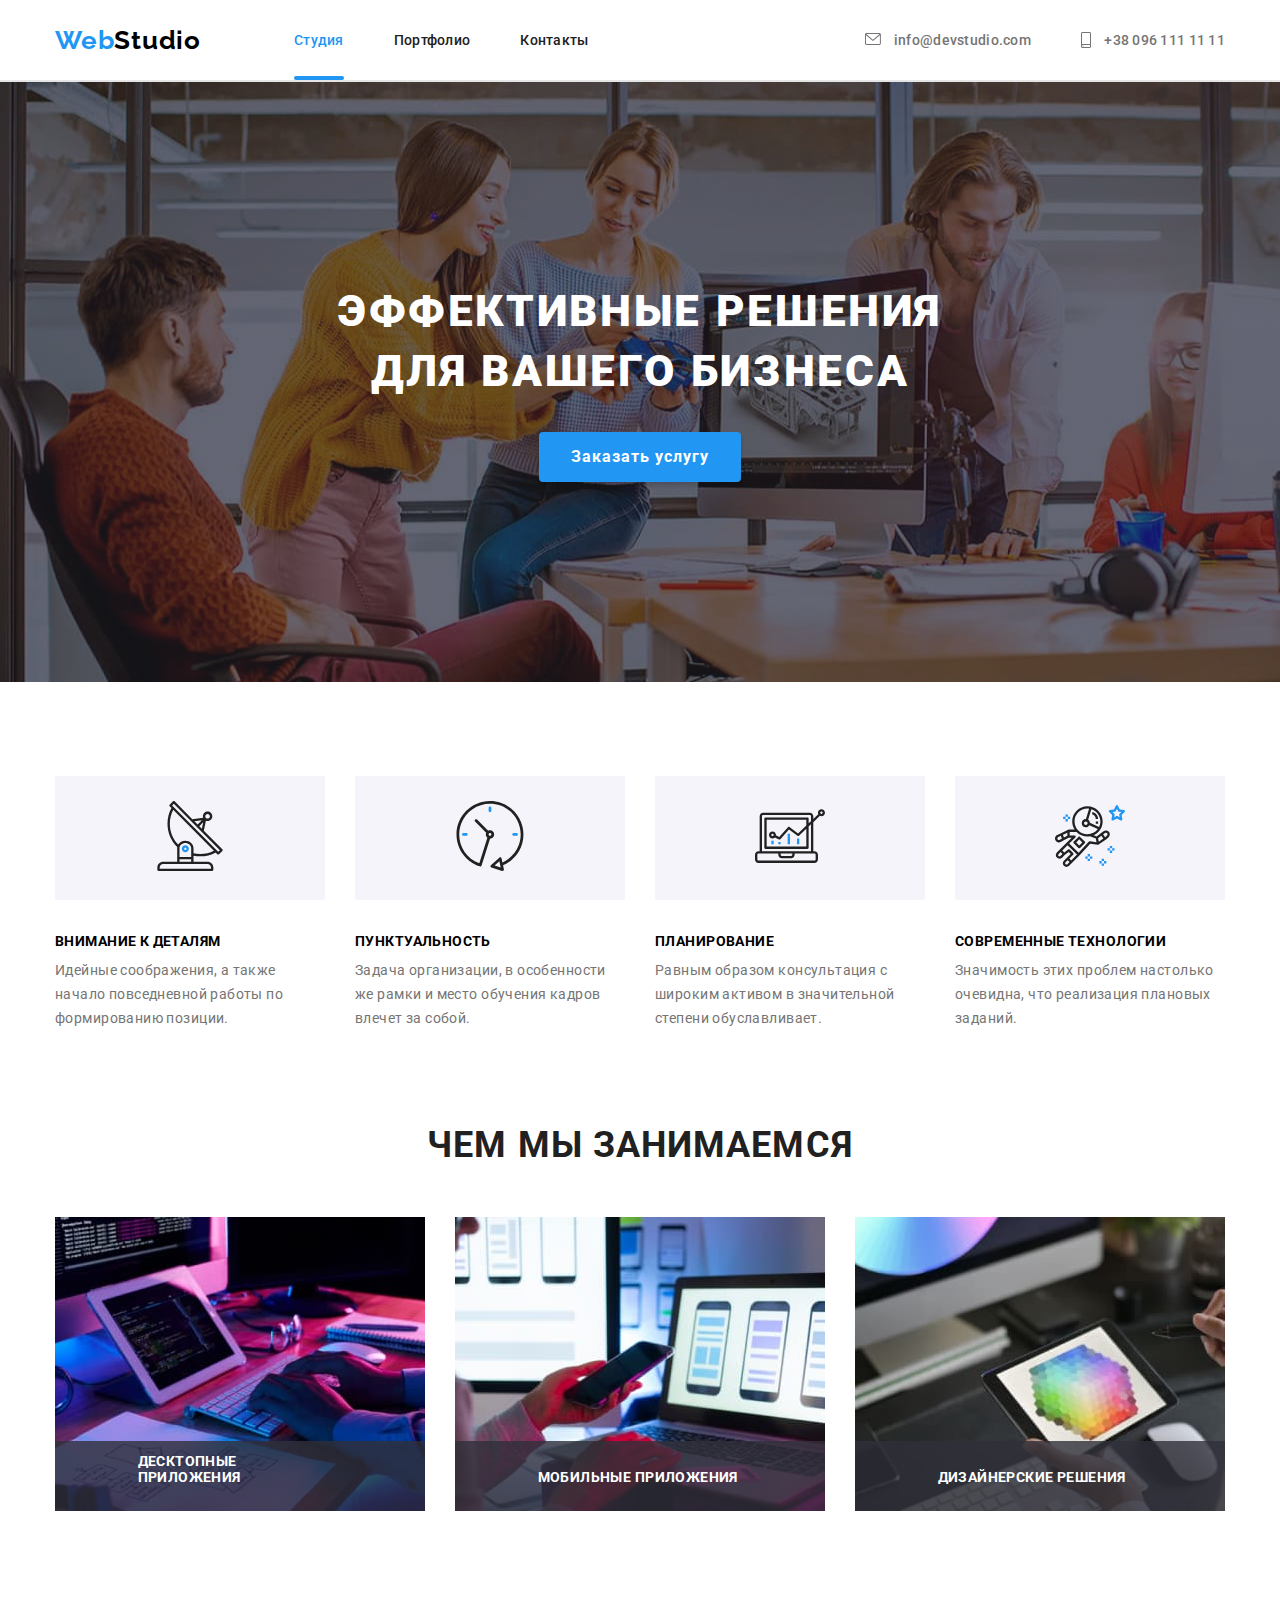
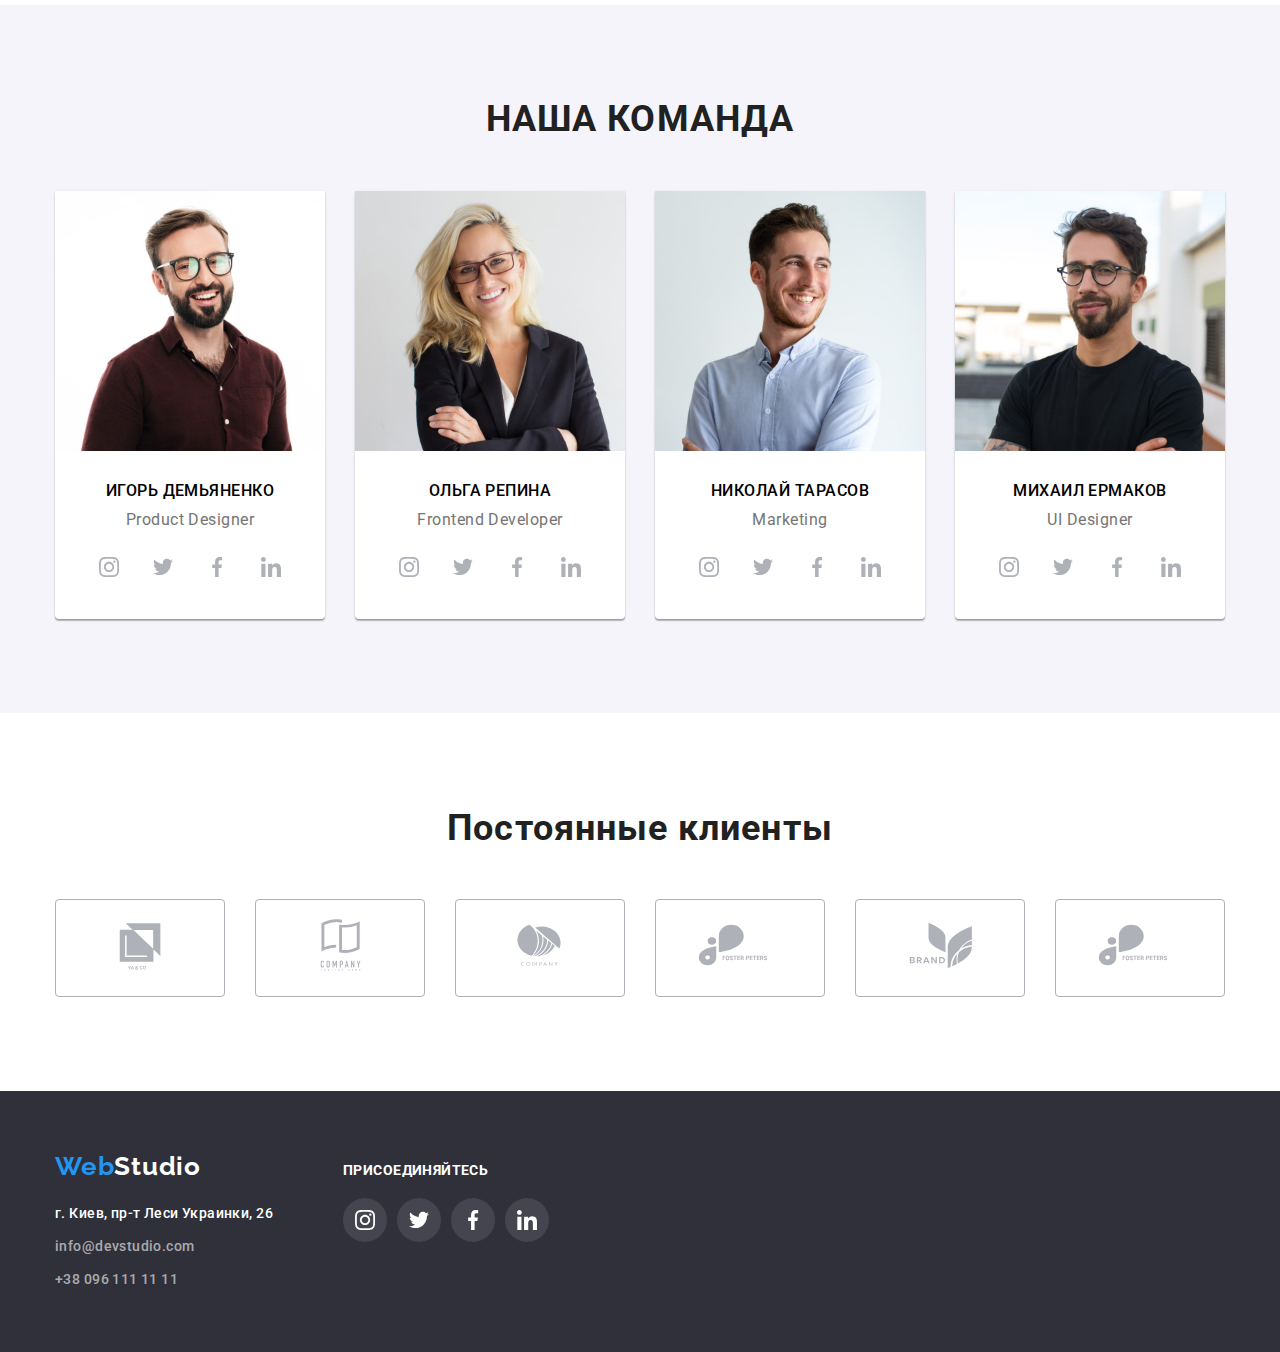
<file: index.html>
<!DOCTYPE html>
<html lang="en">
  <head>
    <meta charset="UTF-8" />
    <meta http-equiv="X-UA-Compatible" content="IE=edge" />
    <meta name="viewport" content="width=device-width, initial-scale=1.0" />
    <link
      rel="stylesheet"
      href="https://cdnjs.cloudflare.com/ajax/libs/modern-normalize/1.0.0/modern-normalize.min.css"
    />
    <link rel="stylesheet" href="./css/style.css" />
    <link rel="preconnect" href="https://fonts.googleapis.com" />
    <link rel="preconnect" href="https://fonts.gstatic.com" crossorigin />
    <link
      href="https://fonts.googleapis.com/css2?family=Raleway:wght@700&family=Roboto:wght@400;500;700;900&display=swap"
      rel="stylesheet"
    />
    <title>Website</title>
  </head>
  <body>
    <header class="header">
      <div class="head container main-nav">
        <a href="./index.html" class="logo"
          ><span class="logo blue">Web</span>Studio</a
        >
        <nav class="nav-box">
          <ul class="nav-links">
            <li class="item">
              <a href="./index.html" class="link active">Студия</a>
            </li>
            <li class="item">
              <a href="./portfolio.html" class="link">Портфолио</a>
            </li>
            <li class="item"><a href="" class="link">Контакты</a></li>
          </ul>
        </nav>
        <ul class="adress links">
          <li class="item adress mail">
            <a href="mailto:info@devstudio.com" class="adress"></a>
              <svg class="icon-mail" width="16" height="12">
                <use href="images/SVG/symbol-defs.svg#icon-mail"></use>
              </svg> info@devstudio.com</a
            >
          </li>
          <li class="item adress smartphone">
            <a href="tel:+380961111111" class="adress"> <svg class="icon-smartphone" width="10" height="16">
                <use href="images/SVG/symbol-defs.svg#icon-smartphone"></use>
              </svg> +38 096 111 11 11</a>
          </li>
        </ul>
      </div>
    </header>
    <main>
      <section class="hero-section section">
        <div class="container hero">
          <h1 class="hero-title">Эффективные решения для вашего бизнеса</h1>
          <button type="button" class="button" data-modal-open>Заказать услугу</button>
        </div>
      </section>
      <section class="benefits section">
        <div class="container">
          <ul class="benefits list">
            <h2 class="visually-hidden">Преимущества</h2>
            <li class="benefits-item">
            <div class="benefits-card antenna">
              <svg width="70" height="70" aria-label="Иконка антены">
                <use href="./images/SVG/symbol-defs.svg#icon-antenna"></use>
              </svg>
            </div>
              <h3 class="title">Внимание к деталям</h3>
              <p class="paragraph">
                Идейные соображения, а также начало повседневной работы по
                формированию позиции.
              </p>
            </li>
            <li class="benefits-item">
              <div class="benefits-card clock">
              <svg width="70" height="70" aria-label="Иконка часов">
                <use href="./images/SVG/symbol-defs.svg#icon-clock"></use>
              </svg>
            </div>
              <h3 class="title">Пунктуальность</h3>
              <p class="paragraph">
                Задача организации, в особенности же рамки и место обучения
                кадров влечет за собой.
              </p>
            </li>
            <li class="benefits-item">
                          <div class="benefits-card diagram">
              <svg width="70" height="70" aria-label="Иконка диаграмы">
                <use href="./images/SVG/symbol-defs.svg#icon-diagram"></use>
              </svg>
            </div>
              <h3 class="title">Планирование</h3>
              <p class="paragraph">
                Равным образом консультация с широким активом в значительной
                степени обуславливает.
              </p>
            </li>
            <li class="benefits-item">
                          <div class="benefits-card astronaut aria-label="Иконка астронавта"">
              <svg width="70" height="70">
                <use href="./images/SVG/symbol-defs.svg#icon-astronaut"></use>
              </svg>
            </div>
              <h3 class="title">Современные технологии</h3>
              <p class="paragraph">
                Значимость этих проблем настолько очевидна, что реализация
                плановых заданий.
              </p>
            </li>
          </ul>
        </div>
      </section>
      <section class="section about">
        <div class="container">
          <h2 class="title second">Чем мы занимаемся</h2>
          <ul class="list services">
            <li class="about_item">
              <div class="backdrop-image">
                <p class="backdrop-text">Десктопные приложения</p>
              <img src="./images/img1.jpg" alt="Человек кодит" width="370px"  class="no-gap"/>
              </div>
            </li>
            <li class="about_item">
              <div class="backdrop-image">
                <p class="backdrop-text">Мобильные приложения</p>
              <img
                src="./images/img2.jpg"
                alt="Человек за телефоном"
                width="370px"
              class="no-gap"/>
              </div>
            </li>
            <li class="about_item">
              <div class="backdrop-image">
                <p class="backdrop-text">Дизайнерские решения</p>
              <img
                src="./images/img3.jpg"
                alt="Человек с графическим планшетом"
                width="370px"
              class="no-gap"/>
              </div>
            </li>
          </ul>
        </div>
      </section>
      <section class="section team">
        <div class="container">
          <h2 class="title second">Наша команда</h2>
            <ul class="list team">
            <li>
              <div class="border-box">
                <img
                  src="./images/Igor.jpg"
                  alt="Дизайнер продукта"
                  width="270px"
                  class="no-gap"
                />
                <div class="padding-text">
                  <h3 class="title team">Игорь Демьяненко</h3>
                  <p class="paragraph team">Product Designer</p>
                  <div class="icon-flex">
                  <a href="" class="team-list-link instagram">
                    <svg class="Instagram" width="20" height="20" aria-label="Инстаграм">
                      <use
                        href="images/SVG/symbol-defs.svg#icon-instagram"
                      ></use>
                    </svg>
                  </a>
                  <a href="" class="team-list-link twitter"
                    ><svg class="Twitter" width="20" height="20" aria-label="Твиттер">
                      <use
                        href="images/SVG/symbol-defs.svg#icon-twitter"
                      ></use></svg
                  ></a>
                  <a href="" class="team-list-link facebook"
                    ><svg class="Facebook" width="20" height="20" aria-label="Фейсбук">
                      <use
                        href="images/SVG/symbol-defs.svg#icon-facebook"
                      ></use></svg
                  ></a>
                  <a href="" class="team-list-link linkedin"
                    ><svg class="Linkedin" width="20" height="20" aria-label="Линкдин">
                      <use
                        href="images/SVG/symbol-defs.svg#icon-linkedin"
                      ></use></svg
                  ></a>
                  </div>
                </div>
              </div>
            </li>
            <li>
              <div class="border-box">
                <img
                  src="./images/Olga.jpg"
                  alt="Фронт-энд разработчик"
                  width="270px"
                  class="no-gap"
                />
                <div class="padding-text">
                  <h3 class="title team">Ольга Репина</h3>
                  <p class="paragraph team">Frontend Developer</p>
                  <div class="icon-flex">
                  <a href="" class="team-list-link instagram">
                    <svg class="Instagram" width="20" height="20" aria-label="Инстаграм">
                      <use
                        href="images/SVG/symbol-defs.svg#icon-instagram"
                      ></use>
                    </svg>
                  </a>
                  <a href="" class="team-list-link twitter"
                    ><svg class="Twitter" width="20" height="20" aria-label="Твиттер">
                      <use
                        href="images/SVG/symbol-defs.svg#icon-twitter"
                      ></use></svg
                  ></a>
                  <a href="" class="team-list-link facebook"
                    ><svg class="Facebook" width="20" height="20" aria-label="Фейсбук">
                      <use
                        href="images/SVG/symbol-defs.svg#icon-facebook"
                      ></use></svg
                  ></a>
                  <a href="" class="team-list-link linkedin"
                    ><svg class="Linkedin" width="20" height="20" aria-label="Линкдин">
                      <use
                        href="images/SVG/symbol-defs.svg#icon-linkedin"
                      ></use></svg
                  ></a>
                  </div>
                  </div>
                </div>
            </li>
            <li>
              <div class="border-box">
                <img
                  src="./images/Nikolay.jpg"
                  alt="Маркетолог"
                  width="270px"
                  class="no-gap"
                />
                <div class="padding-text">
                  <h3 class="title team">Николай Тарасов</h3>
                  <p class="paragraph team">Marketing</p>
                  <div class="icon-flex">
                  <a href="" class="team-list-link instagram">
                    <svg class="Instagram" width="20" height="20" aria-label="Инстаграм">
                      <use
                        href="images/SVG/symbol-defs.svg#icon-instagram"
                      ></use>
                    </svg>
                  </a>
                  <a href="" class="team-list-link twitter"
                    ><svg class="Twitter" width="20" height="20" aria-label="Твиттер">
                      <use
                        href="images/SVG/symbol-defs.svg#icon-twitter"
                      ></use></svg
                  ></a>
                  <a href="" class="team-list-link facebook"
                    ><svg class="Facebook" width="20" height="20" aria-label="Фейсбук">
                      <use
                        href="images/SVG/symbol-defs.svg#icon-facebook"
                      ></use></svg
                  ></a>
                  <a href="" class="team-list-link linkedin"
                    ><svg class="Linkedin" width="20" height="20" aria-label="Линкдин">
                      <use
                        href="images/SVG/symbol-defs.svg#icon-linkedin"
                      ></use></svg
                  ></a>
                  </div>
                </div>
              </div>
            </li>
            <li>
              <div class="border-box">
                <img
                  src="./images/Michail.jpg"
                  alt="Дезайнер пользовательского интерфейса"
                  width="270px"
                  class="no-gap"
                />
                <div class="padding-text">
                  <h3 class="title team">Михаил Ермаков</h3>
                  <p class="paragraph team">UI Designer</p>
                  <div class="icon-flex">
                  <a href="" class="team-list-link instagram">
                    <svg class="Instagram" width="20" height="20" aria-label="Инстаграм">
                      <use
                        href="images/SVG/symbol-defs.svg#icon-instagram"
                      ></use>
                    </svg>
                  </a>
                  <a href="" class="team-list-link twitter"
                    ><svg class="Twitter" width="20" height="20" aria-label="Твиттер">
                      <use
                        href="images/SVG/symbol-defs.svg#icon-twitter"
                      ></use></svg
                  ></a>
                  <a href="" class="team-list-link facebook"
                    ><svg class="Facebook" width="20" height="20" aria-label="Фейсбук">
                      <use
                        href="images/SVG/symbol-defs.svg#icon-facebook"
                      ></use></svg
                  ></a>
                  <a href="" class="team-list-link linkedin"
                    ><svg class="Linkedin" width="20" height="20" aria-label="Линкдин">
                      <use
                        href="images/SVG/symbol-defs.svg#icon-linkedin"
                      ></use></svg
                  ></a>
                  </div>
                </div>
              </div>
            </li>
            </ul>
        </div>
      </section>
      <section class="section clients">
        <div class="container">
          <h2 class="clients-title">Постоянные клиенты</h2>
          <ul class="clients-list">
            <li class="clients-list-item">
              <a href="" class="clients-list-link">
                <svg width="106" height="60" class="client-one" aria-label="Логотип компании">
                  <use href="images/SVG/symbol-defs.svg#icon-YAandCO"></use>
                </svg>
              </a>
            </li>
            <li class="clients-list-item">
              <a href="" class="clients-list-link">
                <svg width="106" height="60" class="client-two" aria-label="Логотип компании">
                  <use
                    href="images/SVG/symbol-defs.svg#icon-togline-here"
                  ></use>
                </svg>
              </a>
            </li>
            <li class="clients-list-item">
              <a href="" class="clients-list-link">
                <svg width="106" height="60" class="client-three" aria-label="Логотип компании">
                  <use href="images/SVG/symbol-defs.svg#icon-company"></use>
                </svg>
              </a>
            </li>
            <li class="clients-list-item">
              <a href="" class="clients-list-link">
                <svg width="106" height="60" class="client-four" aria-label="Логотип компании">
                  <use href="images/SVG/symbol-defs.svg#icon-foster"></use>
                </svg>
              </a>
            </li>
            <li class="clients-list-item">
              <a href="" class="clients-list-link">
                <svg width="106" height="60" class="client-five" aria-label="Логотип компании">
                  <use href="images/SVG/symbol-defs.svg#icon-brand"></use>
                </svg>
              </a>
            </li>
            <li class="clients-list-item">
              <a href="" class="clients-list-link">
                <svg width="106" height="60" class="client-six" aria-label="Логотип компании">
                  <use href="images/SVG/symbol-defs.svg#icon-foster"></use>
                </svg>
              </a>
            </li>
          </ul>
        </div>
      </section>
    </main>
    <footer class="basement">
      <div class="container footer">
        <div class="footer-box">
          <a href="./index.html" class="logo footer"
            ><span class="logo blue">Web</span>Studio</a
          >
          <address>
            <ul class="list adress">
              <li>
                <a
                  href="https://goo.gl/maps/HgZWyRMmZcGWvaLQ7"
                  class="footer-adress"
                  >г. Киев, пр-т Леси Украинки, 26</a
                >
              </li>
              <li>
                <a href="mailto:info@devstudio.com" class="footer links"
                  >info@devstudio.com</a
                >
              </li>
              <li>
                <a href="tel:+380961111111" class="footer links"
                  >+38 096 111 11 11</a
                >
              </li>
            </ul>
          </address>
        </div>
        <div class="social">
          <h3 class="basement-social-title">присоединяйтесь</h3>
          <ul class="basement-social-list">
            <li class="basement-social-item">
              <a href="" class="footer team-list-link instagram">
                <svg class="Instagram" width="20" height="20" aria-label="Инстаграм">
                  <use href="images/SVG/symbol-defs.svg#icon-instagram"></use>
                </svg>
              </a>
            </li>
            <li class="basement-social-item">
              <a href="" class="footer team-list-link twitter">
                <svg class="Twitter" width="20" height="20" aria-label="Твиттер">
                  <use href="images/SVG/symbol-defs.svg#icon-twitter"></use>
                </svg>
              </a>
            </li>
            <li class="basement-social-item">
              <a href="" class="footer team-list-link facebook">
                <svg class="Facebook" width="20" height="20" aria-label="Фейсбук">
                  <use href="images/SVG/symbol-defs.svg#icon-facebook"></use>
                </svg>
              </a>
            </li>
            <li class="basement-social-item">
              <a href="" class="footer team-list-link linkedin aria-label="Линкдин"">
                <svg class="Linkedin" width="20" height="20">
                  <use href="images/SVG/symbol-defs.svg#icon-linkedin"></use>
                </svg>
              </a>
            </li>
          </ul>
        </div>
      </div>
    </footer>
    <!-- Modal window -->
    <div class="backdrop is-hidden" data-modal>
      <div class="modal">
        <button type="button" class="modal-button" data-modal-close>
          <svg width="11" height="11" class="close-icon">
            <use href="./images/SVG/symbol-defs.svg#icon-close"></use>
          </svg>
        </button>
      </div>
    </div>
    <!-- JS -->
    <script src="./js/modal.js"></script>
  </body>
</html>
</file>
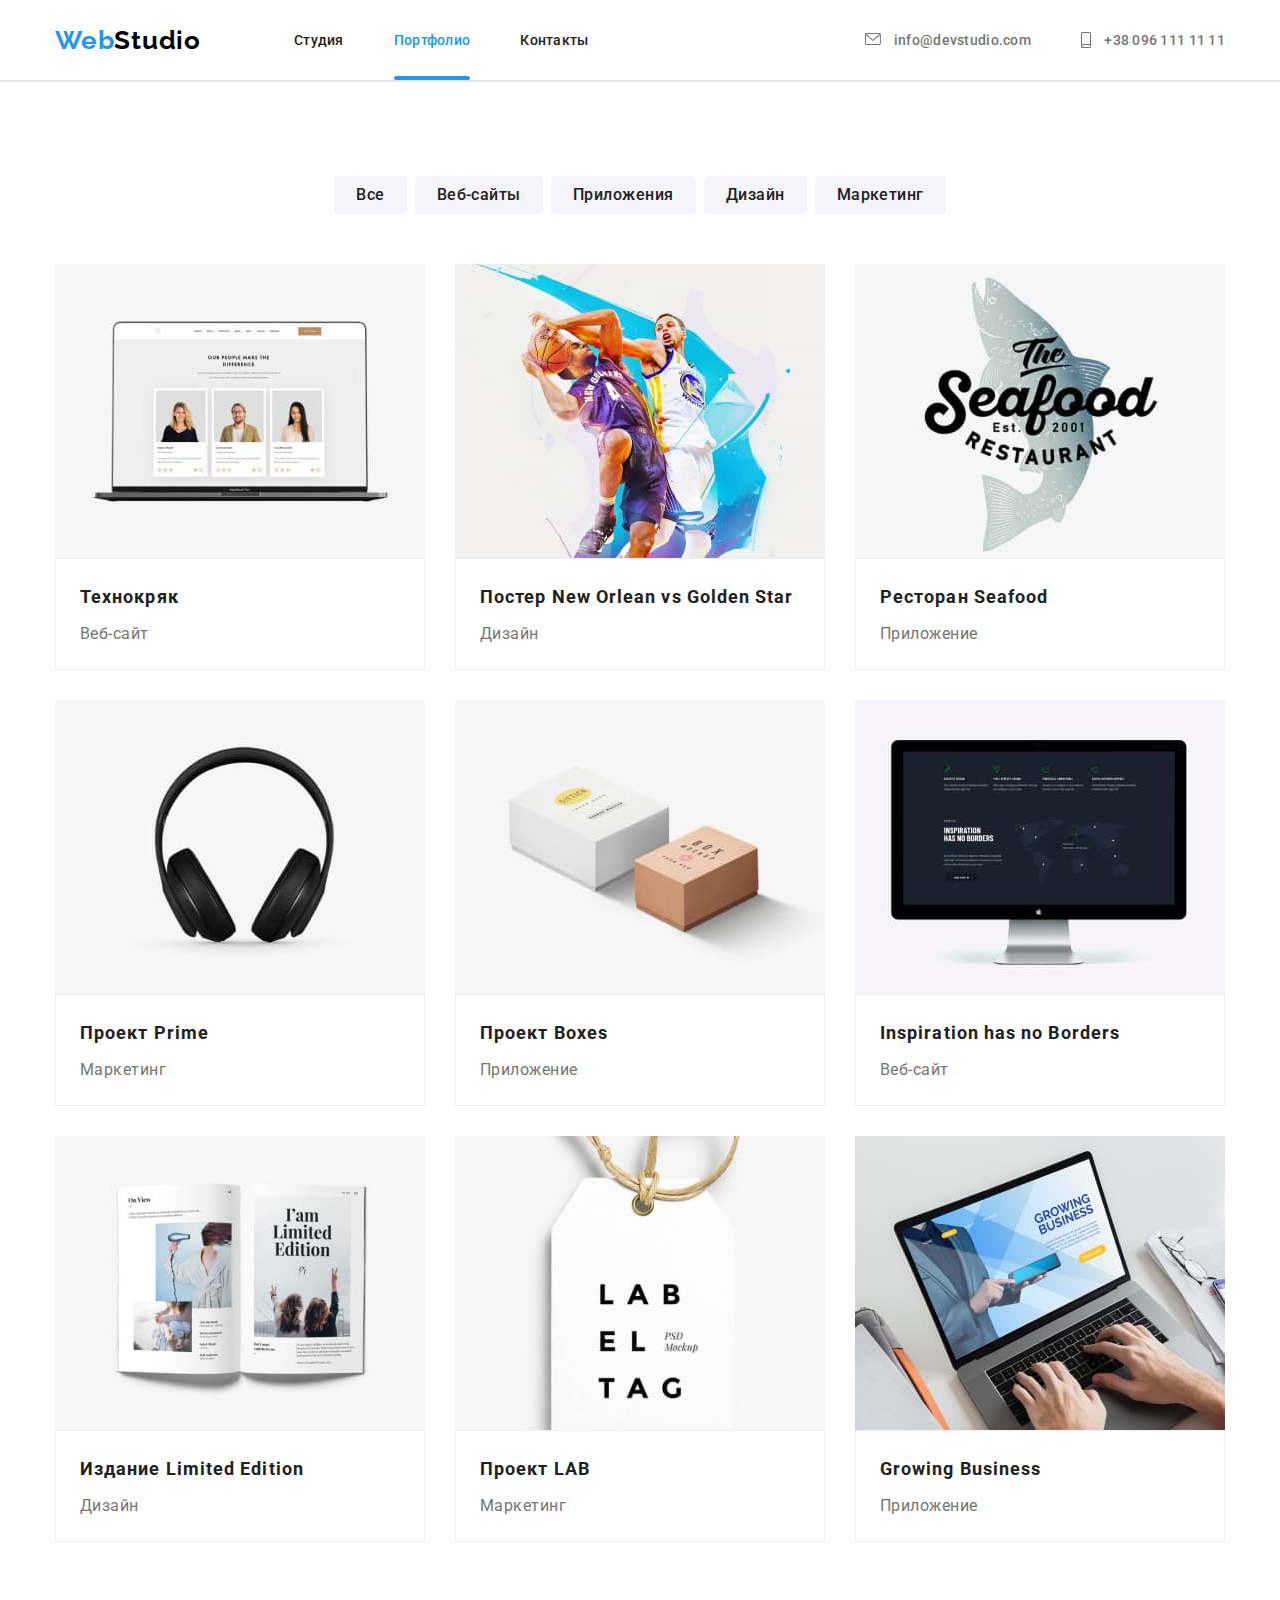
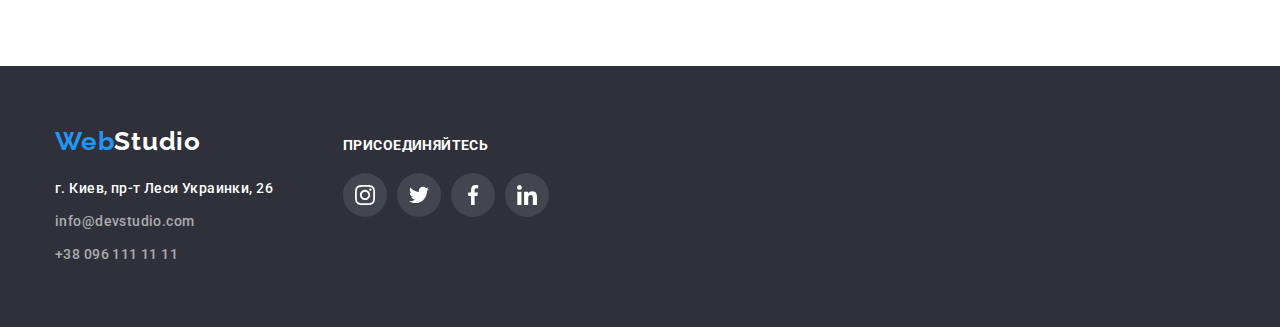
<file: portfolio.html>
<!DOCTYPE html>
<html lang="en">
  <head>
    <meta charset="UTF-8" />
    <meta http-equiv="X-UA-Compatible" content="IE=edge" />
    <meta name="viewport" content="width=device-width, initial-scale=1.0" />
    <link
      rel="stylesheet"
      href="https://cdnjs.cloudflare.com/ajax/libs/modern-normalize/1.0.0/modern-normalize.min.css"
    />
    <link rel="preconnect" href="https://fonts.googleapis.com" />
    <link rel="preconnect" href="https://fonts.gstatic.com" crossorigin />
    <link
      href="https://fonts.googleapis.com/css2?family=Raleway:wght@700&family=Roboto:wght@400;500;700;900&display=swap"
      rel="stylesheet"
    />
    <link rel="stylesheet" href="./css/style.css" />
    <title>Portfolio</title>
  </head>
  <body>
    <header class="header">
      <div class="head container main-nav">
        <a href="./index.html" class="logo"
          ><span class="logo blue">Web</span>Studio</a
        >
        <nav class="nav-box">
          <ul class="nav-links">
            <li class="item">
              <a href="./index.html" class="link">Студия</a>
            </li>
            <li class="item">
              <a href="./portfolio.html" class="link active">Портфолио</a>
            </li>
            <li class="item"><a href="" class="link">Контакты</a></li>
          </ul>
        </nav>
        <ul class="adress links">
          <li class="item adress mail">
            <a href="mailto:info@devstudio.com" class="adress"></a>
              <svg class="icon-mail" width="16" height="12">
                <use href="images/SVG/symbol-defs.svg#icon-mail"></use>
              </svg> info@devstudio.com</a
            >
          </li>
          <li class="item adress smartphone">
            <a href="tel:+380961111111" class="adress"> <svg class="icon-smartphone" width="10" height="16">
                <use href="images/SVG/symbol-defs.svg#icon-smartphone"></use>
              </svg> +38 096 111 11 11</a>
          </li>
        </ul>
      </div>
    </header>
    <main>
      <section class="portfolio section">
        <div class="container">
          <h1 class="portfolio-header visually-hidden">Партфолио</h1>
          <ul class="portfolio-btn-list">
            <button type="button" class="portfolio-btn">Все</button>
            <button type="button" class="portfolio-btn">Веб-сайты</button>
            <button type="button" class="portfolio-btn">Приложения</button>
            <button type="button" class="portfolio-btn">Дизайн</button>
            <button type="button" class="portfolio-btn">Маркетинг</button>
          </ul>
          <ul class="list portfolio">
            <li class="flex-items  portfolio-box-shadow">
              <div class="backdrop-image portfolio">
                <p class="backdrop-text portfolio">Ресурс предлагает комплексные предложения с разным уровнем функционала и сервисов. Все это позволит посетителю получить исчерпывающие сведения о компании или частном лице.</p>
              <img src="./images/website.jpg" alt="Ноутбук" width="370px" class="no-gap"/>
              </div>
              <div class=portfolio-border>
                <h2 class="portfolio-title">Технокряк</h2>
                <p class="portfolio-paragraph">Веб-сайт</p>
              </div>
            </li>
            <li class="flex-items portfolio-box-shadow">
              <div class="backdrop-image portfolio">
                <p class="backdrop-text portfolio">Ресурс предлагает комплексные предложения с разным уровнем функционала и сервисов. Все это позволит посетителю получить исчерпывающие сведения о компании или частном лице.</p>
              <img src="./images/poster.jpg" alt="Постер" width="370px" class="no-gap"/>
              </div>
              <div class="portfolio-border">
              <h2 class="portfolio-title">Постер New Orlean vs Golden Star</h2>
              <p class="portfolio-paragraph">Дизайн</p>
              </div>
            </li>
            <li class="flex-items portfolio-box-shadow">
              <div class="backdrop-image portfolio">
                <p class="backdrop-text portfolio">Ресурс предлагает комплексные предложения с разным уровнем функционала и сервисов. Все это позволит посетителю получить исчерпывающие сведения о компании или частном лице.</p>
              <img src="./images/seafood.jpg" alt="Логотип" width="370px" class="no-gap"/>
              </div>
              <div class=portfolio-border>
                <h2 class="portfolio-title">Ресторан Seafood</h2>
                <p class="portfolio-paragraph">Приложение</p>
              </div>
            </li class="flex-items">
            <li class="flex-items portfolio-box-shadow">
              <div class="backdrop-image portfolio">
                <p class="backdrop-text portfolio">Ресурс предлагает комплексные предложения с разным уровнем функционала и сервисов. Все это позволит посетителю получить исчерпывающие сведения о компании или частном лице.</p>
              <img src="./images/headphones.jpg" alt="Наушники" width="370px" class="no-gap"/>
              </div>
              <div class=portfolio-border>
                <h2 class="portfolio-title">Проект Prime</h2>
                <p class="portfolio-paragraph">Маркетинг</p>
              </div>
            </li>
            <li class="flex-items portfolio-box-shadow">
              <div class="backdrop-image portfolio">
                <p class="backdrop-text portfolio">Ресурс предлагает комплексные предложения с разным уровнем функционала и сервисов. Все это позволит посетителю получить исчерпывающие сведения о компании или частном лице.</p>
              <img src="./images/boxes.jpg" alt="Коробки" width="370px" class="no-gap"/>
              </div>
              <div class=portfolio-border>
                <h2 class="portfolio-title">Проект Boxes</h2>
                <p class="portfolio-paragraph">Приложение</p>
              </div>
            </li>
            <li class="flex-items portfolio-box-shadow">
              <div class="backdrop-image portfolio">
                <p class="backdrop-text portfolio">Ресурс предлагает комплексные предложения с разным уровнем функционала и сервисов. Все это позволит посетителю получить исчерпывающие сведения о компании или частном лице.</p>
              <img src="./images/scndwebsite.jpg" alt="Монитор" width="370px" class="no-gap"/>
              </div>
              <div class=portfolio-border>
                <h2 class="portfolio-title">Inspiration has no Borders</h2>
                <p class="portfolio-paragraph">Веб-сайт</p>
              </div>
            </li>
            <li class="flex-items portfolio-box-shadow">
              <div class="backdrop-image portfolio">
                <p class="backdrop-text portfolio">Ресурс предлагает комплексные предложения с разным уровнем функционала и сервисов. Все это позволит посетителю получить исчерпывающие сведения о компании или частном лице.</p>
              <img src="./images/magazine.jpg" alt="Журнал" width="370px" class="no-gap"/>
              </div>
              <div class=portfolio-border>
                <h2 class="portfolio-title">Издание Limited Edition</h2>
                <p class="portfolio-paragraph">Дизайн</p>
              </div>
            </li>
            <li class="flex-items portfolio-box-shadow">
              <div class="backdrop-image portfolio">
                <p class="backdrop-text portfolio">Ресурс предлагает комплексные предложения с разным уровнем функционала и сервисов. Все это позволит посетителю получить исчерпывающие сведения о компании или частном лице.</p>
              <img src="./images/lab.jpg" alt="Бирка" width="370px" class="no-gap"/>
              </div>
              <div class=portfolio-border>
                <h2 class="portfolio-title">Проект LAB</h2>
                <p class="portfolio-paragraph">Маркетинг</p>
              </div>
            </li>
            <li class="flex-items portfolio-box-shadow">
              <div class="backdrop-image portfolio">
                <p class="backdrop-text portfolio">Ресурс предлагает комплексные предложения с разным уровнем функционала и сервисов. Все это позволит посетителю получить исчерпывающие сведения о компании или частном лице.</p>
              <img src="./images/business.jpg" alt="Ноутбук" width="370px" class="no-gap"/>
              </div>
              <div class=portfolio-border>
                <h2 class="portfolio-title">Growing Business</h2>
                <p class="portfolio-paragraph">Приложение</p>
              </div>
            </li>
          </ul>
        </div>
      </section>
    </main>
    <footer class="basement">
      <div class="container footer">
        <div class="footer-box">
          <a href="./index.html" class="logo footer"
            ><span class="logo blue">Web</span>Studio</a
          >
          <address>
            <ul class="list adress">
              <li>
                <a
                  href="https://goo.gl/maps/HgZWyRMmZcGWvaLQ7"
                  class="footer-adress"
                  >г. Киев, пр-т Леси Украинки, 26</a
                >
              </li>
              <li>
                <a href="mailto:info@devstudio.com" class="footer links"
                  >info@devstudio.com</a
                >
              </li>
              <li>
                <a href="tel:+380961111111" class="footer links"
                  >+38 096 111 11 11</a
                >
              </li>
            </ul>
          </address>
        </div>
        <div class="social">
          <h3 class="basement-social-title">присоединяйтесь</h3>
          <ul class="basement-social-list">
            <li class="basement-social-item">
              <a href="" class="footer team-list-link instagram">
                <svg class="Instagram" width="20" height="20">
                  <use href="images/SVG/symbol-defs.svg#icon-instagram"></use>
                </svg>
              </a>
            </li>
            <li class="basement-social-item">
              <a href="" class="footer team-list-link twitter">
                <svg class="Twitter" width="20" height="20">
                  <use href="images/SVG/symbol-defs.svg#icon-twitter"></use>
                </svg>
              </a>
            </li>
            <li class="basement-social-item">
              <a href="" class="footer team-list-link facebook">
                <svg class="Facebook" width="20" height="20">
                  <use href="images/SVG/symbol-defs.svg#icon-facebook"></use>
                </svg>
              </a>
            </li>
            <li class="basement-social-item">
              <a href="" class="footer team-list-link linkedin">
                <svg class="Linkedin" width="20" height="20">
                  <use href="images/SVG/symbol-defs.svg#icon-linkedin"></use>
                </svg>
              </a>
            </li>
          </ul>
        </div>
      </div>
    </footer>
  </body>
</html>
</file>
<file: css/style.css>
:root {
  --hero-background: #2f303a;
  --main-text-color: #757575;
  --h2-color: #212121;
  --team-section-color: #f5f4fa;
  --blue: #2196f3;
  --black: #000000;
  --hero-title-color: #ffffff;
  --basement: #2f303a;
  --portfolio-border-color: #eeeeee;
  --portfolio-btn-hover-color: #2196f3;
  --portfolio-btn-hover-shadow: 0px 4px 4px rgba(0, 0, 0, 0.15);
  --company-border-color: #afb1b8;
  --clients-border-radius: 4px;
  --backdrop-modal-window-color: rgba(0, 0, 0, 0.2);
  --modal-window-box-shadow: 0px 1px 3px rgba(0, 0, 0, 0.12),
    0px 1px 1px rgba(0, 0, 0, 0.14), 0px 2px 1px rgba(0, 0, 0, 0.2);
  --portdolio-backdrop-image: rgba(33, 150, 243, 0.9);
  --default-timing-function: cubic-bezier(0.4, 0, 0.2, 1);
}

body {
  font-family: "roboto", sans-serif;
  color: var(--main-text-color);
  font-style: normal;
}

ul {
  list-style: none;
  margin: 0;
  padding: 0;
}

a {
  text-decoration: none;
}

/* Модальное окно */

.is-hidden {
  opacity: 0;
  pointer-events: none;
}

.backdrop {
  position: fixed;

  top: 0;
  left: 0;
  width: 100%;
  height: 100%;

  background-color: var(--backdrop-modal-window-color);
}

.modal {
  position: absolute;
  top: 50%;
  left: 50%;
  transform: translate(-50%, -50%);

  min-width: 528px;
  min-height: 581px;
  padding: 8px;

  background-color: var(--hero-title-color);

  box-shadow: var(--modal-window-box-shadow);
  border-radius: 4px;
}

.modal-button {
  position: absolute;
  top: 8px;
  right: 8px;

  min-width: 33px;
  min-height: 33px;

  color: #000000;
  background-color: transparent;

  border: 1px solid rgba(0, 0, 0, 0.1);
  border-radius: 50%;

  cursor: pointer;
}

.close-icon {
  fill: currentColor;
}

/* Кнопка  */

.button {
  cursor: pointer;
  display: inline-block;
  color: var(--hero-title-color);
  font-weight: 700;
  font-size: 16px;
  line-height: 1.88;
  letter-spacing: 0.06em;

  background: var(--portfolio-btn-hover-color);
  box-shadow: var(--portfolio-btn-hover-shadow);
  border-radius: 4px;
  padding: 10px 32px;
  border: 0;

  cursor: pointer;
}

/* Контейнер */
.container {
  width: 1200px;
  margin-left: auto;
  margin-right: auto;
  padding: 0px 15px;
}

.section {
  padding-top: 94px;
  padding-bottom: 94px;
}

/* Убираем видимость */
.visually-hidden {
  position: absolute;
  white-space: nowrap;
  width: 1px;
  height: 1px;
  overflow: hidden;
  border: 0;
  padding: 0;
  clip: rect(0 0 0 0);
  clip-path: inset(50%);
  margin: -1px;
}

/* Хедер */
.header {
  border-bottom: 2px solid #e5e5e5;
}

.logo {
  font-family: "Raleway";
  font-weight: 700;
  font-size: 26px;
  line-height: 1.192;
  letter-spacing: 0.03em;

  color: var(--black);
}

.logo.blue {
  color: var(--blue);
}

.link {
  display: inline-block;
  padding: 32px 0px;
  font-weight: 500;
  font-size: 14px;
  line-height: 1.142;
  letter-spacing: 0.02em;
  position: relative;

  color: var(--h2-color);

  transition: color 250ms var(--default-timing-function);
}

.link:hover,
.link:focus {
  color: var(--blue);
}

.active::after {
  content: "";
  display: inline-block;

  position: absolute;
  bottom: 0;
  left: 0;

  width: 100%;
  height: 4px;

  background-color: var(--blue);
  border-radius: 2px;
}

.link.active {
  color: var(--blue);
}

.adress {
  font-weight: 500;
  font-size: 14px;
  line-height: 1.142;
  letter-spacing: 0.02em;
  font-style: normal;

  color: var(--main-text-color);

  transition: color 250ms var(--default-timing-function);
}

.adress:hover,
.adress:focus {
  color: var(--blue);
}

.head.container {
  padding: 0px 15px;
}

.nav-box {
  display: flex;
}

.nav-links {
  display: flex;
  margin-top: 0;
  margin-bottom: 0;
  padding-left: 0;
  margin-left: 93px;
}

.adress.links {
  display: flex;

  margin-left: auto;
  margin-top: 0;
  margin-bottom: 0;
  padding-left: 0;
  cursor: pointer;
}

.head.container.main-nav {
  display: flex;
  align-items: center;
}

.item:not(:first-child) {
  margin-left: 50px;
}

.item.adress + .item.adress {
  margin-left: 50px;
}

.icon-mail {
  margin-right: 10px;
  fill: currentColor;
}

.icon-smartphone {
  margin-right: 10px;
  fill: currentColor;
  vertical-align: text-top;
}
/* Герой */

.hero-section {
  background-color: var(--hero-background);
  text-align: center;
  padding-top: 200px;
  padding-bottom: 200px;

  max-width: 1600px;
  margin-left: auto;
  margin-right: auto;
  background-image: linear-gradient(
      to right,
      rgba(47, 48, 58, 0.4),
      rgba(47, 48, 58, 0.4)
    ),
    url(../images/hero-background.jpg);
}

.hero-title {
  color: var(--hero-title-color);
  width: 696px;
  font-weight: 900;
  font-size: 44px;
  line-height: 1.36;

  margin-top: 0;
  margin-bottom: 30px;
  margin-left: auto;
  margin-right: auto;
  letter-spacing: 0.06em;
  text-transform: uppercase;
}

/* Преимущества */

.title {
  font-weight: 700;
  font-size: 14px;
  line-height: 1.142;
  letter-spacing: 0.03em;
  text-transform: uppercase;

  color: var(--black);

  margin-top: 0;
  margin-bottom: 10px;
}

.paragraph {
  font-size: 14px;
  line-height: 1.714;
  letter-spacing: 0.03em;

  color: var(--main-text-color);

  margin-top: 0;
  margin-bottom: 0;
  max-width: 270px;
}

.benefits.list {
  display: flex;
  justify-content: space-between;
}

.benefits-card {
  padding: 25px 100px;
  background-color: var(--team-section-color);
  margin-bottom: 33px;
}

/* Чем мы занимаемся */

.section.about {
  padding-top: 0;
}

.title.second {
  font-weight: 700;
  font-size: 36px;
  line-height: 1.166;
  letter-spacing: 0.03em;
  text-align: center;

  color: var(--h2-color);

  margin-bottom: 50px;
}

.list.services {
  display: flex;
  justify-content: space-between;
}

/* Секция про нас  */

.backdrop-image {
  position: relative;
  overflow: hidden;
}

.backdrop-image::before {
  content: "";
  width: 100%;
  height: 70px;
  background-color: rgba(47, 48, 58, 0.8);

  position: absolute;
  bottom: 0;
}

.backdrop-text {
  margin: 0;

  min-width: 205px;
  font-weight: 700;
  font-size: 14px;
  line-height: 1.142;
  letter-spacing: 0.03em;
  text-transform: uppercase;
  color: var(--hero-title-color);

  position: absolute;
  bottom: 9%;
  left: 50%;
  transform: translate(-50%, 0);
}

/* Наша команда */

.list.team {
  display: flex;
  justify-content: space-between;
}

.section.team {
  background-color: var(--team-section-color);
}

.title.team {
  font-weight: 500;
  font-size: 16px;
  line-height: 1.187;
  text-align: center;
  white-space: nowrap;
}

.paragraph.team {
  font-size: 16px;
  line-height: 1.187;
  text-align: center;
  white-space: nowrap;
}

.no-gap {
  display: block;
}

.border-box {
  background: var(--hero-title-color);
  box-shadow: 0px 1px 3px rgba(0, 0, 0, 0.12), 0px 1px 1px rgba(0, 0, 0, 0.14),
    0px 2px 1px rgba(0, 0, 0, 0.2);
  border-radius: 0px 0px 4px 4px;
}

.padding-text {
  padding: 30px 32px;
}

.team-list-link {
  display: flex;
  width: 44px;
  height: 44px;

  color: #afb1b8;
  justify-content: center;
  align-items: center;
  margin-top: 16px;

  border-radius: 50%;

  transition: color 250ms var(--default-timing-function),
    background-color 250ms var(--default-timing-function);
}

.team-list-link:hover,
.team-list-link:focus {
  color: var(--hero-title-color);
  background-color: var(--blue);
}

.team-list-link:not(:last-child) {
  margin-right: 10px;
}

.Instagram,
.Twitter,
.Facebook,
.Linkedin {
  fill: currentColor;
}

.icon-flex {
  display: flex;
}

/* Наши клиенты */
.clients-title {
  text-align: center;
  margin-top: 0;
  margin-bottom: 50px;

  font-weight: 700;
  font-size: 36px;
  line-height: 1.17;
  letter-spacing: 0.03em;

  color: var(--h2-color);
}

.clients-list {
  display: flex;
  justify-content: space-between;
}

.clients-list-item {
  width: 170px;

  border: 1px solid var(--company-border-color);
  border-radius: var(--clients-border-radius);
  transition: border 250ms var(--default-timing-function);
}

.clients-list-link {
  display: inline-block;
  padding: 16px 32px;
  color: #afb1b8;
  transition: color 250ms var(--default-timing-function);
}

.clients-list-link:hover,
.clients-list-link:focus {
  color: var(--blue);
}

.clients-list-item:hover,
.clietns-list-item:focus {
  border: 1px solid var(--blue);
}

.client-one,
.client-two,
.client-three,
.client-four,
.client-five,
.client-six {
  fill: currentColor;
}

/* Футер */

.basement {
  background-color: var(--basement);
}

.container.footer {
  padding: 60px 15px;
}

.logo.footer {
  color: var(--hero-title-color);
  margin-bottom: 20px;

  display: block;
}

.list.adress li:not(:last-child) {
  margin-bottom: 9px;
}

.footer.links {
  font-size: 14px;
  line-height: 1.714;
  letter-spacing: 0.03em;
  color: rgba(255, 255, 255, 0.6);
  transition: color 250ms var(--default-timing-function);
}

.footer-adress {
  font-size: 14px;
  line-height: 1.714;
  letter-spacing: 0.03em;
  color: var(--hero-title-color);
  transition: color 250ms var(--default-timing-function);
}

.footer-adress:hover,
.footer.links:hover,
.footer-adress:focus,
.footer.links:focus {
  color: var(--blue);
}

.container.footer {
  display: flex;
  align-items: baseline;
}

.social {
  margin-left: 70px;
}

.basement-social-title {
  margin-top: 0;
  margin-bottom: 20px;

  font-weight: 700;
  font-size: 14px;
  line-height: 1.142;
  letter-spacing: 0.03em;
  text-transform: uppercase;

  color: var(--hero-title-color);
}

.footer.team-list-link {
  margin-top: 0;
  background-color: rgba(255, 255, 255, 0.1);
  border-radius: 50%;
  color: var(--hero-title-color);
}

.footer.team-list-link:hover {
  background-color: var(--blue);
}

.basement-social-item:not(:last-child) {
  margin-right: 10px;
}

.basement-social-list {
  display: flex;
}

/* Портфолио  */

.list.portfolio {
  display: flex;
  flex-wrap: wrap;
}

.flex-items {
  width: calc((100% - 60px) / 3);

  margin-right: 30px;
  margin-bottom: 30px;
}

.flex-items:nth-child(3n) {
  margin-right: 0px;
}

.flex-items:nth-child(- n + 3) {
  margin-bottom: 0px;
}

.portfolio-border {
  border: 1px solid var(--portfolio-border-color);
  padding: 20px 24px;
}

.portfolio-box-shadow {
  border: none;
  box-shadow: none;
  transition: border 250ms var(--default-timing-function),
    box-shadow 250ms var(--default-timing-function);
}

.portfolio-box-shadow:hover,
.portfolio-box-shadow:focus {
  border: 1px solid var(--portfolio-border-color);
  box-shadow: 0px 1px 1px rgba(0, 0, 0, 0.12), 0px 4px 4px rgba(0, 0, 0, 0.06),
    1px 4px 6px rgba(0, 0, 0, 0.16);
}

.portfolio-title {
  margin-top: 0;
  margin-bottom: 4px;
  white-space: nowrap;

  font-weight: 700;
  font-size: 18px;
  line-height: 2;
  letter-spacing: 0.06em;

  color: var(--h2-color);
}

.portfolio-paragraph {
  white-space: nowrap;
  margin-top: 0;
  margin-bottom: 0;

  font-size: 16px;
  line-height: 1.875;
  letter-spacing: 0.03em;
  color: var(--main-text-color);
}

.portfolio-btn {
  font-family: "Roboto";
  font-weight: 500;
  font-size: 16px;
  line-height: 1.625;
  letter-spacing: 0.03em;
  color: var(--h2-color);

  background-color: var(--team-section-color);
  border-radius: 4px;
  padding: 6px 22px;

  border: 0;
  cursor: pointer;
  transition: color 250ms var(--default-timing-function),
    background-color 250ms var(--default-timing-function),
    box-shadow 250ms var(--default-timing-function);
}

.portfolio-btn:hover,
.portfolio-btn:focus {
  color: var(--hero-title-color);
  background: var(--blue);
  box-shadow: 0px 3px 1px rgba(0, 0, 0, 0.1), 0px 1px 2px rgba(0, 0, 0, 0.08),
    0px 2px 2px rgba(0, 0, 0, 0.12);
}

.portfolio-btn-list {
  margin-bottom: 50px;
  display: flex;
  justify-content: center;
}

.portfolio-btn:not(:last-child) {
  margin-right: 8px;
}

.backdrop-image.portfolio::before {
  opacity: 0;
}

.backdrop-text.portfolio {
  position: absolute;

  height: 100%;
  width: 100%;

  padding: 63px 24px;

  top: 50%;
  left: 50%;
  bottom: unset;
  transform: translate(-50%, 100%);

  min-width: 322px;

  font-weight: 400;
  font-size: 18px;
  line-height: 1.56;
  letter-spacing: 0.03em;
  text-transform: none;
  transition: opacity 10ms var(--default-timing-function),
    transform 250ms var(--default-timing-function);
}

.portfolio-box-shadow:hover .backdrop-text.portfolio,
.portfolio-box-shadow:focus .backdrop-text.portfolio {
  transform: translate(-50%, -50%);
  background-color: var(--portdolio-backdrop-image);
}
</file>
